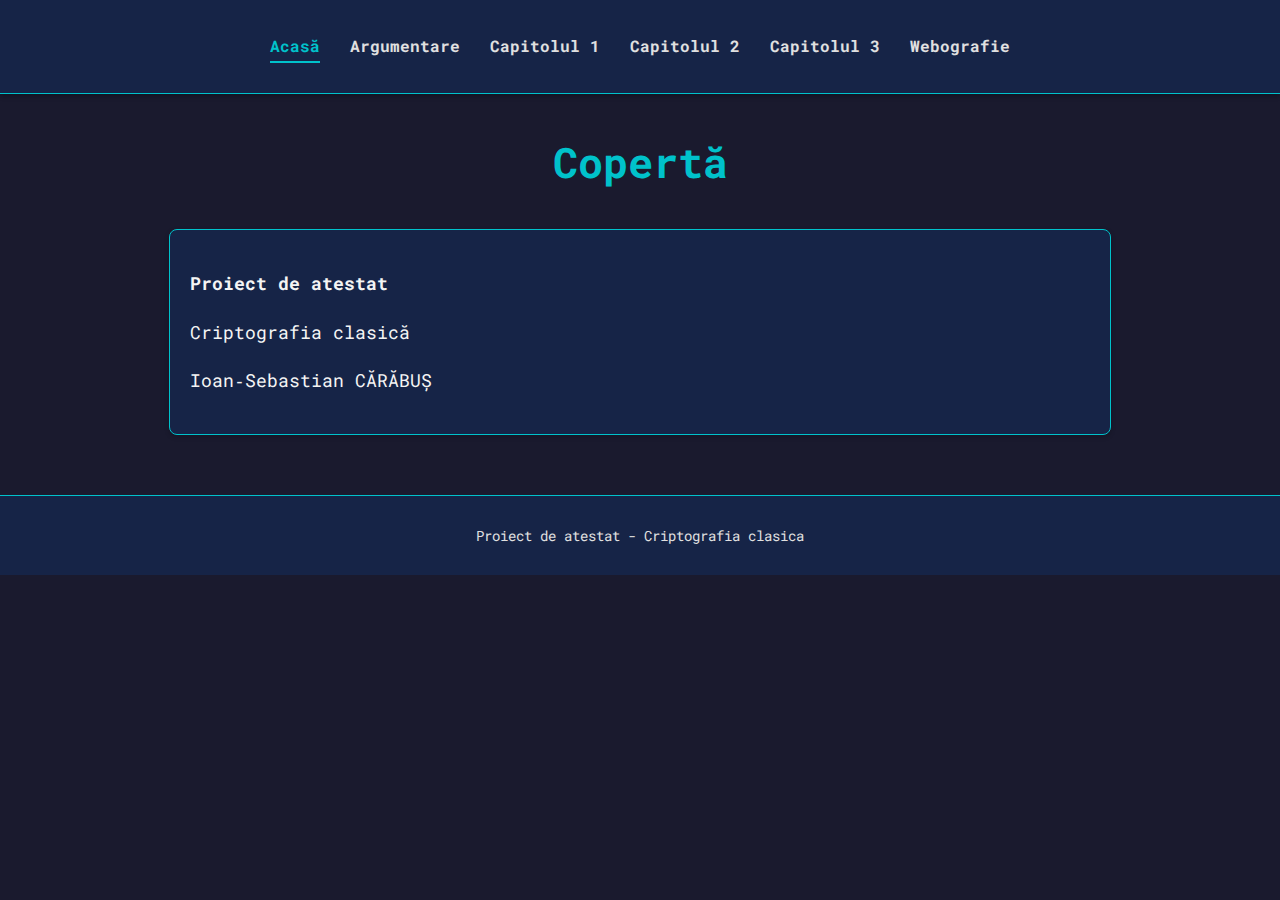
<file: index.html>
<!DOCTYPE html>
<html lang="ro">
<head>
<meta charset="UTF-8">
<title>Criptografia modernă</title>
<link rel="stylesheet" href="style.css">
</head>
<body>
<header>

<nav>
  <a href="index.html" class="active">Acasă</a>
  <a href="argument.html">Argumentare</a>
  <a href="capitol1.html">Capitolul 1</a>
  <a href="capitol2.html">Capitolul 2</a>
  <a href="capitol3.html">Capitolul 3</a>
  <a href="webografie.html">Webografie</a>
</nav>

</header>

<h1 class="page-title">Copertă</h1>

<div class="content" style="color: #f4f4f4;">
<p><strong>Proiect de atestat</strong></p><p>Criptografia clasică</p><p>Ioan‑Sebastian CĂRĂBUȘ</p>
</div>

<footer>Proiect de atestat - Criptografia clasica</footer>
</body>
</html>
</file>
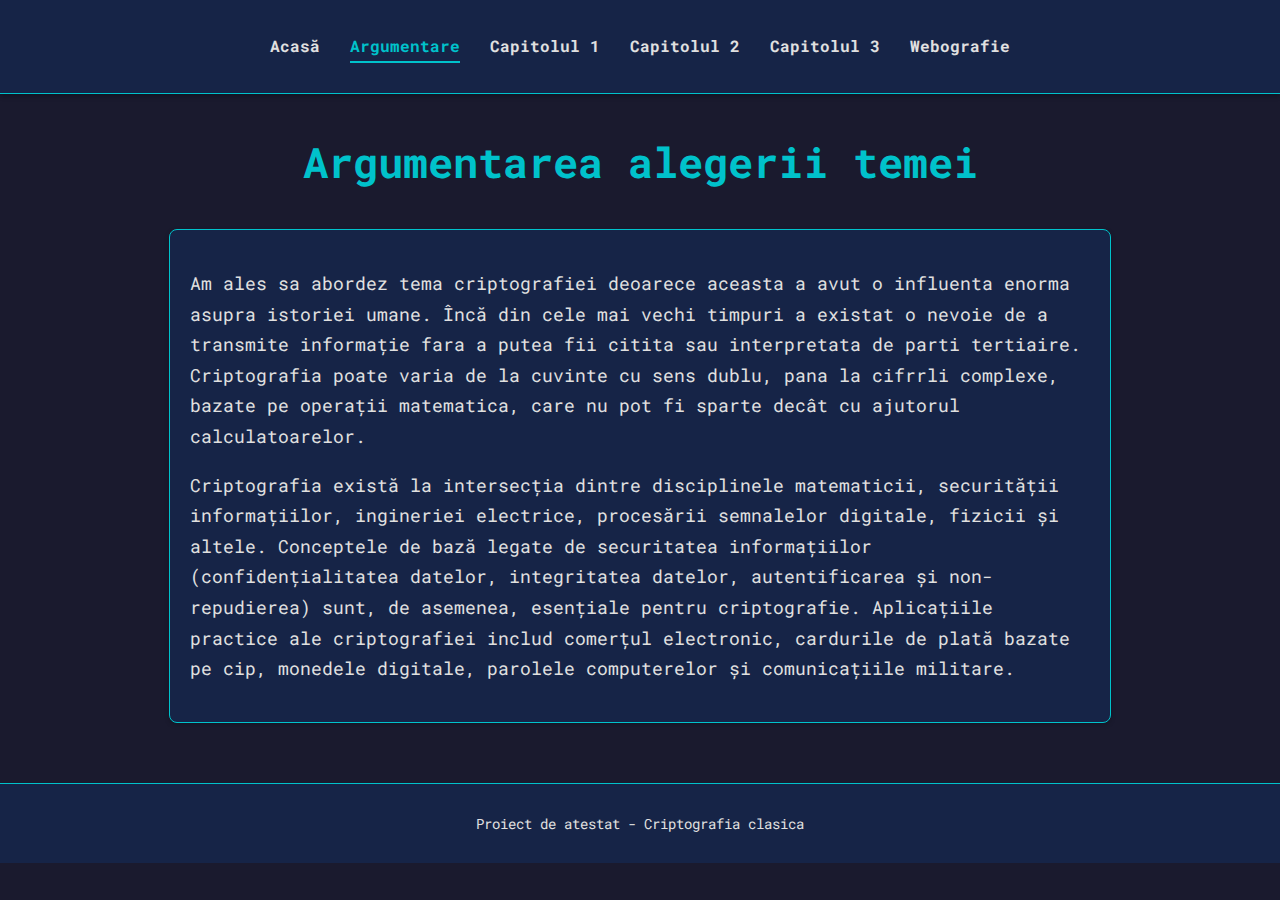
<file: argument.html>
<!DOCTYPE html>
<html lang="ro">
<head>
<meta charset="UTF-8">
<title>Argumentarea alegerii temei</title>
<link rel="stylesheet" href="style.css">
</head>
<body>
<header>

<nav>
  <a href="index.html">Acasă</a>
  <a href="argument.html" class="active">Argumentare</a>
  <a href="capitol1.html">Capitolul 1</a>
  <a href="capitol2.html">Capitolul 2</a>
  <a href="capitol3.html">Capitolul 3</a>
  <a href="webografie.html">Webografie</a>
</nav>

</header>

<h1 class="page-title">Argumentarea alegerii temei</h1>

<div class="content">
<p>Am ales sa abordez tema criptografiei deoarece aceasta a avut o influenta enorma asupra istoriei umane. Încă din cele mai vechi timpuri a existat o nevoie de a transmite informație fara a putea fii citita sau interpretata de parti tertiaire. Criptografia poate varia de la cuvinte cu sens dublu, pana la cifrrli complexe, bazate pe operații matematica, care nu pot fi sparte decât cu ajutorul calculatoarelor.</p>
<p>	Criptografia există la intersecția dintre disciplinele matematicii, securității informațiilor, ingineriei electrice, procesării semnalelor digitale, fizicii și altele. Conceptele de bază legate de securitatea informațiilor (confidențialitatea datelor, integritatea datelor, autentificarea și non-repudierea) sunt, de asemenea, esențiale pentru criptografie. Aplicațiile practice ale criptografiei includ comerțul electronic, cardurile de plată bazate pe cip, monedele digitale, parolele computerelor și comunicațiile militare.
</p>
</div>

<footer>Proiect de atestat - Criptografia clasica</footer>
</body>
</html>
</file>
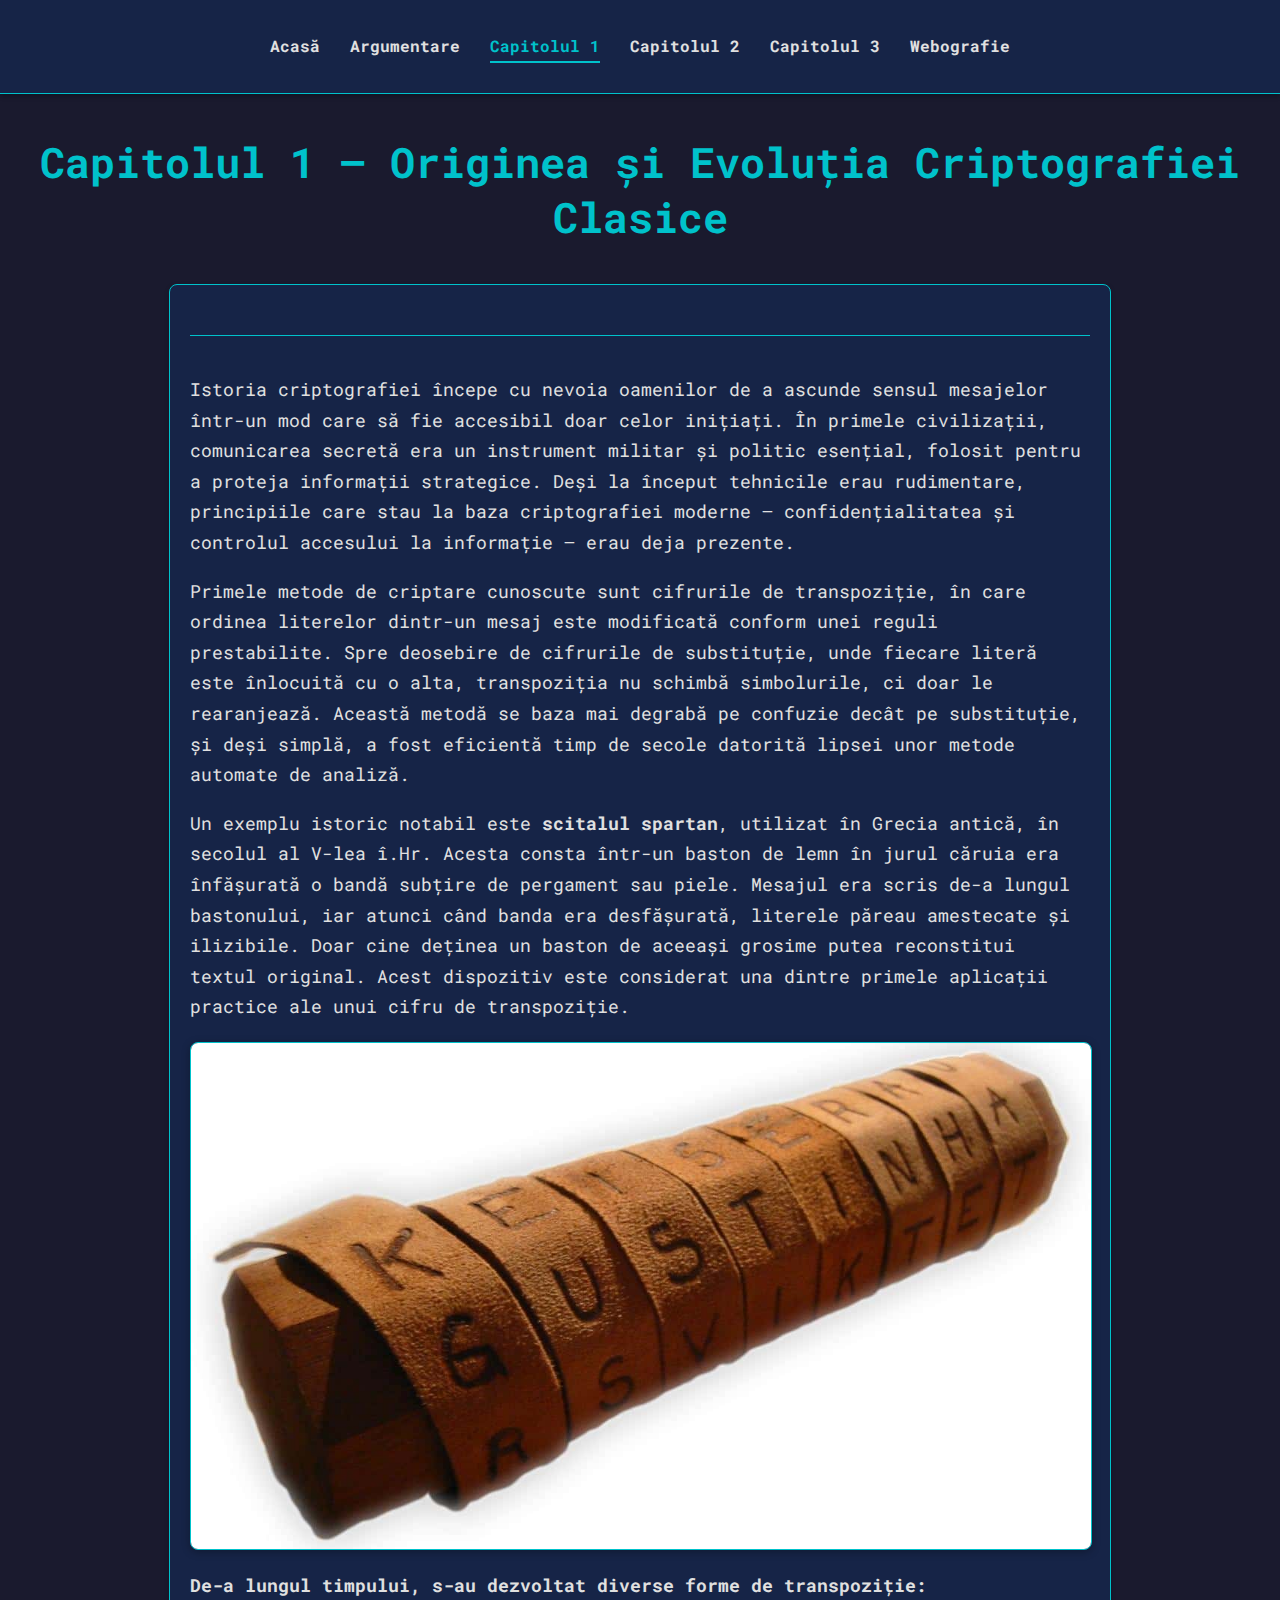
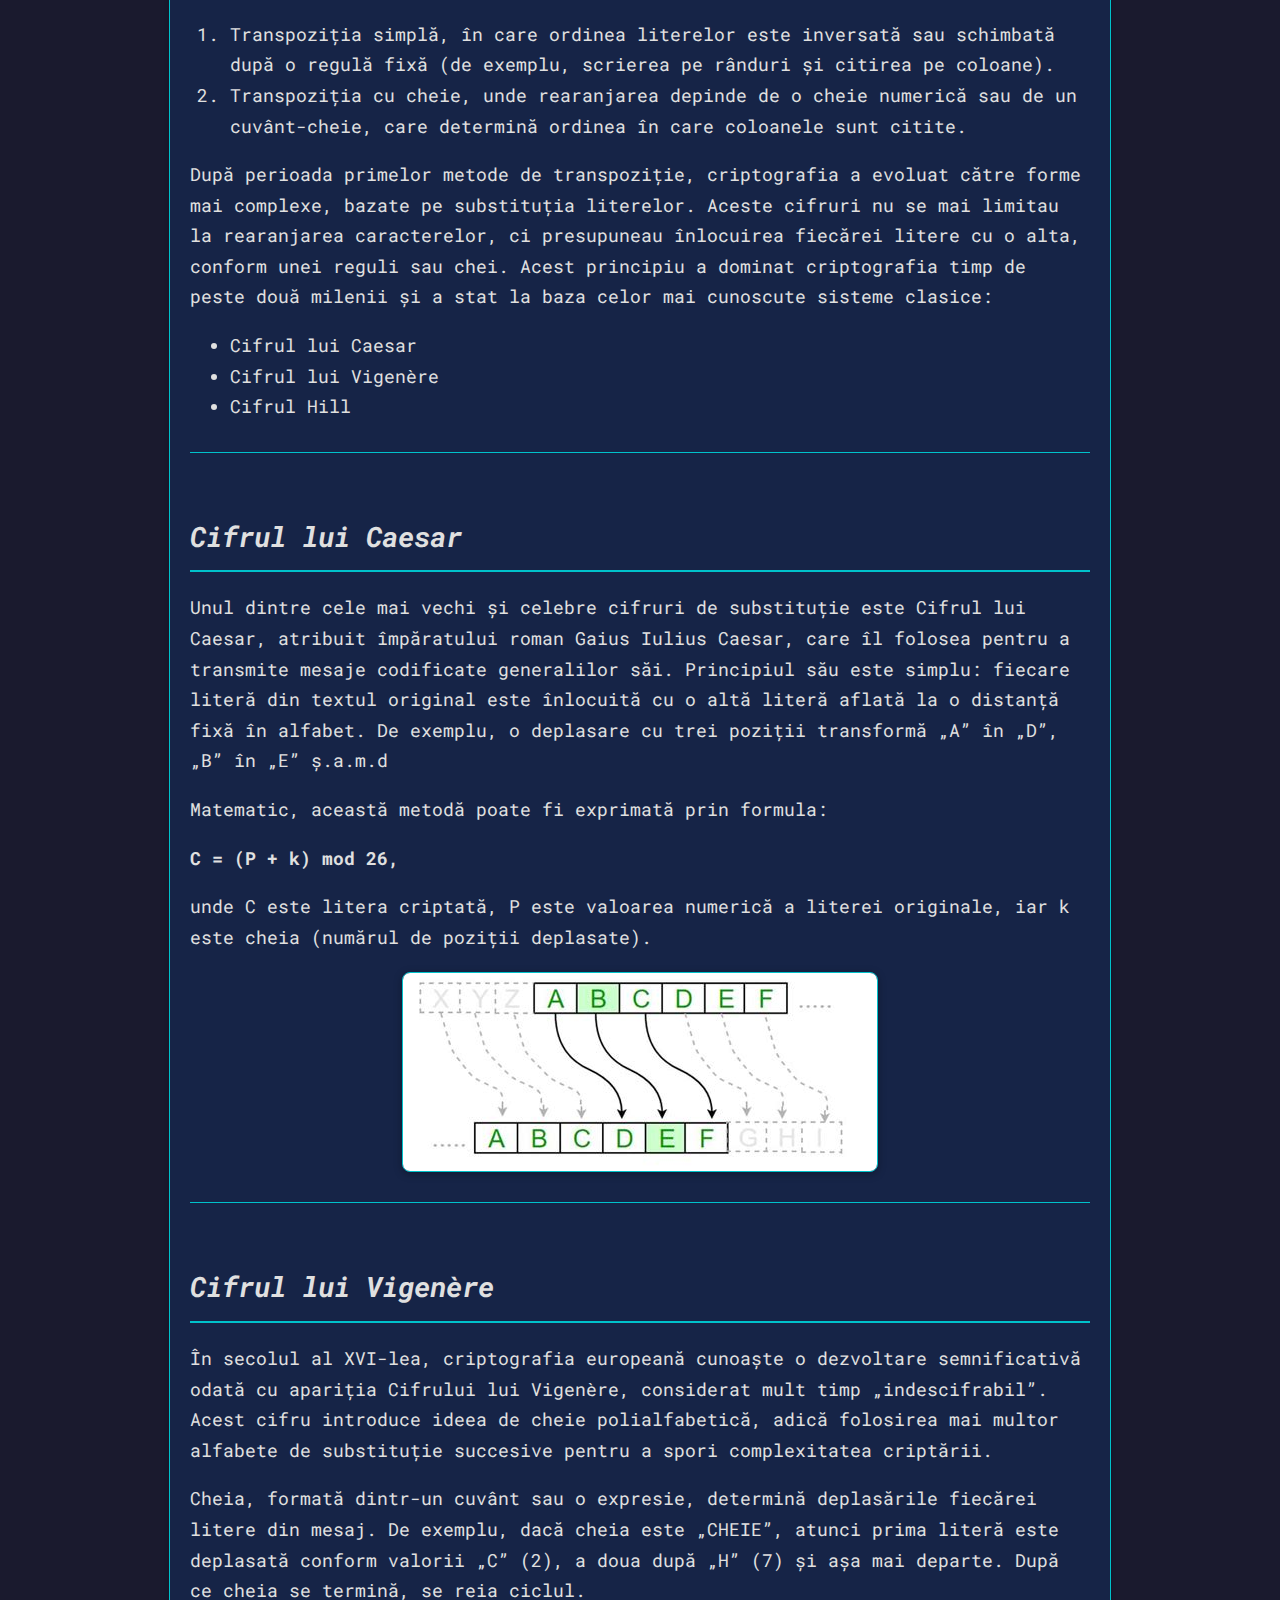
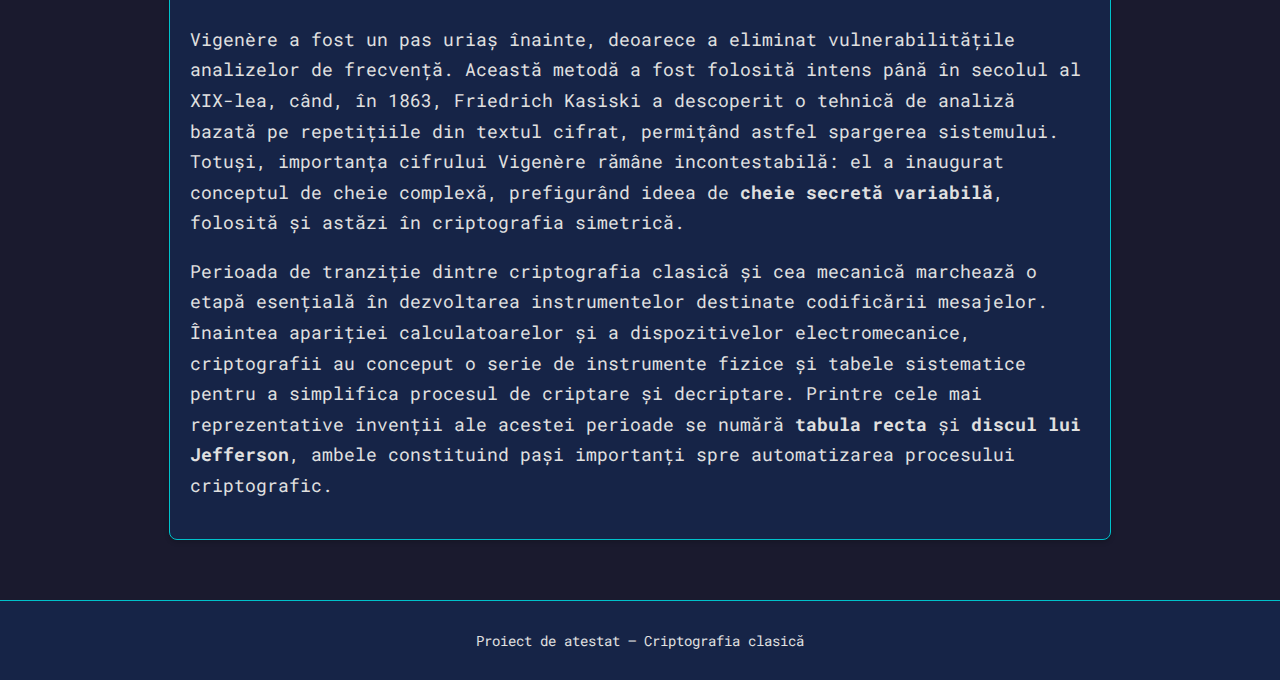
<file: capitol1.html>
<!DOCTYPE html>
<html lang="ro">
<head>
<meta charset="UTF-8">
<title>Capitolul 1 – Originea și Evoluția Criptografiei Clasice</title>
<link rel="stylesheet" href="style.css">
</head>
<body>
<header>

<nav>
  <a href="index.html">Acasă</a>
  <a href="argument.html">Argumentare</a>
  <a href="capitol1.html" class="active">Capitolul 1</a>
  <a href="capitol2.html">Capitolul 2</a>
  <a href="capitol3.html">Capitolul 3</a>
  <a href="webografie.html">Webografie</a>
</nav>

</header>

<h1 class="page-title">Capitolul 1 – Originea și Evoluția Criptografiei Clasice</h1>

<div class="content">
  <div class="scitat">
    <p>Istoria criptografiei începe cu nevoia oamenilor de a ascunde sensul mesajelor într-un mod care să fie accesibil doar celor inițiați. În primele civilizații, comunicarea secretă era un instrument militar și politic esențial, folosit pentru a proteja informații strategice. Deși la început tehnicile erau rudimentare, principiile care stau la baza criptografiei moderne – confidențialitatea și controlul accesului la informație – erau deja prezente.</p>
    <p>Primele metode de criptare cunoscute sunt cifrurile de transpoziție, în care ordinea literelor dintr-un mesaj este modificată conform unei reguli prestabilite. Spre deosebire de cifrurile de substituție, unde fiecare literă este înlocuită cu o alta, transpoziția nu schimbă simbolurile, ci doar le rearanjează. Această metodă se baza mai degrabă pe confuzie decât pe substituție, și deși simplă, a fost eficientă timp de secole datorită lipsei unor metode automate de analiză.</p> 
    <p>Un exemplu istoric notabil este <b>scitalul spartan</b>, utilizat în Grecia antică, în secolul al V-lea î.Hr. Acesta consta într-un baston de lemn în jurul căruia era înfășurată o bandă subțire de pergament sau piele. Mesajul era scris de-a lungul bastonului, iar atunci când banda era desfășurată, literele păreau amestecate și ilizibile. Doar cine deținea un baston de aceeași grosime putea reconstitui textul original. Acest dispozitiv este considerat una dintre primele aplicații practice ale unui cifru de transpoziție.</p>
    <img src="scitat.png">
  </div>
  <div>
    <p><b>De-a lungul timpului, s-au dezvoltat diverse forme de transpoziție:</b></p>
    <ol>
      <li>Transpoziția simplă, în care ordinea literelor este inversată sau schimbată după o regulă fixă (de exemplu, scrierea pe rânduri și citirea pe coloane).</li>
      <li>Transpoziția cu cheie, unde rearanjarea depinde de o cheie numerică sau de un cuvânt-cheie, care determină ordinea în care coloanele sunt citite.</li>
    </ol>
    <p>După perioada primelor metode de transpoziție, criptografia a evoluat către forme mai complexe, bazate pe substituția literelor. Aceste cifruri nu se mai limitau la rearanjarea caracterelor, ci presupuneau înlocuirea fiecărei litere cu o alta, conform unei reguli sau chei. Acest principiu a dominat criptografia timp de peste două milenii și a stat la baza celor mai cunoscute sisteme clasice:</p>
    <ul>
      <li>Cifrul lui Caesar</li>
      <li>Cifrul lui Vigenère</li>
      <li>Cifrul Hill</li>
    </ul>
  </div>
  <div class="caesar">
    <h2><i>Cifrul lui Caesar</i></h2>
    <p>Unul dintre cele mai vechi și celebre cifruri de substituție este Cifrul lui Caesar, atribuit împăratului roman Gaius Iulius Caesar, care îl folosea pentru a transmite mesaje codificate generalilor săi. Principiul său este simplu: fiecare literă din textul original este înlocuită cu o altă literă aflată la o distanță fixă în alfabet. De exemplu, o deplasare cu trei poziții transformă „A” în „D”, „B” în „E” ș.a.m.d</p>
    <p>Matematic, această metodă poate fi exprimată prin formula:</p>
    <p><b>C = (P + k) mod 26,</b></p>
    <p>unde C este litera criptată, P este valoarea numerică a literei originale, iar k este cheia (numărul de poziții deplasate).</p>
    <img src="caesar.png">
  </div>
  <div class="viginere">
    <h2><i>Cifrul lui Vigenère</i></h2>
    <p>În secolul al XVI-lea, criptografia europeană cunoaște o dezvoltare semnificativă odată cu apariția Cifrului lui Vigenère, considerat mult timp „indescifrabil”. Acest cifru introduce ideea de cheie polialfabetică, adică folosirea mai multor alfabete de substituție succesive pentru a spori complexitatea criptării.</p>
    <p>Cheia, formată dintr-un cuvânt sau o expresie, determină deplasările fiecărei litere din mesaj. De exemplu, dacă cheia este „CHEIE”, atunci prima literă este deplasată conform valorii „C” (2), a doua după „H” (7) și așa mai departe. După ce cheia se termină, se reia ciclul.</p>
    <p>Vigenère a fost un pas uriaș înainte, deoarece a eliminat vulnerabilitățile analizelor de frecvență. Această metodă a fost folosită intens până în secolul al XIX-lea, când, în 1863, Friedrich Kasiski a descoperit o tehnică de analiză bazată pe repetițiile din textul cifrat, permițând astfel spargerea sistemului. Totuși, importanța cifrului Vigenère rămâne incontestabilă: el a inaugurat conceptul de cheie complexă, prefigurând ideea de <b>cheie secretă variabilă</b>, folosită și astăzi în criptografia simetrică.</p>
    <p>Perioada de tranziție dintre criptografia clasică și cea mecanică marchează o etapă esențială în dezvoltarea instrumentelor destinate codificării mesajelor. Înaintea apariției calculatoarelor și a dispozitivelor electromecanice, criptografii au conceput o serie de instrumente fizice și tabele sistematice pentru a simplifica procesul de criptare și decriptare. Printre cele mai reprezentative invenții ale acestei perioade se numără <b>tabula recta</b> și <b>discul lui Jefferson</b>, ambele constituind pași importanți spre automatizarea procesului criptografic.</p>
  </div>
</div>
<footer>
Proiect de atestat – Criptografia clasică
</footer>
</body>
</html>
</file>
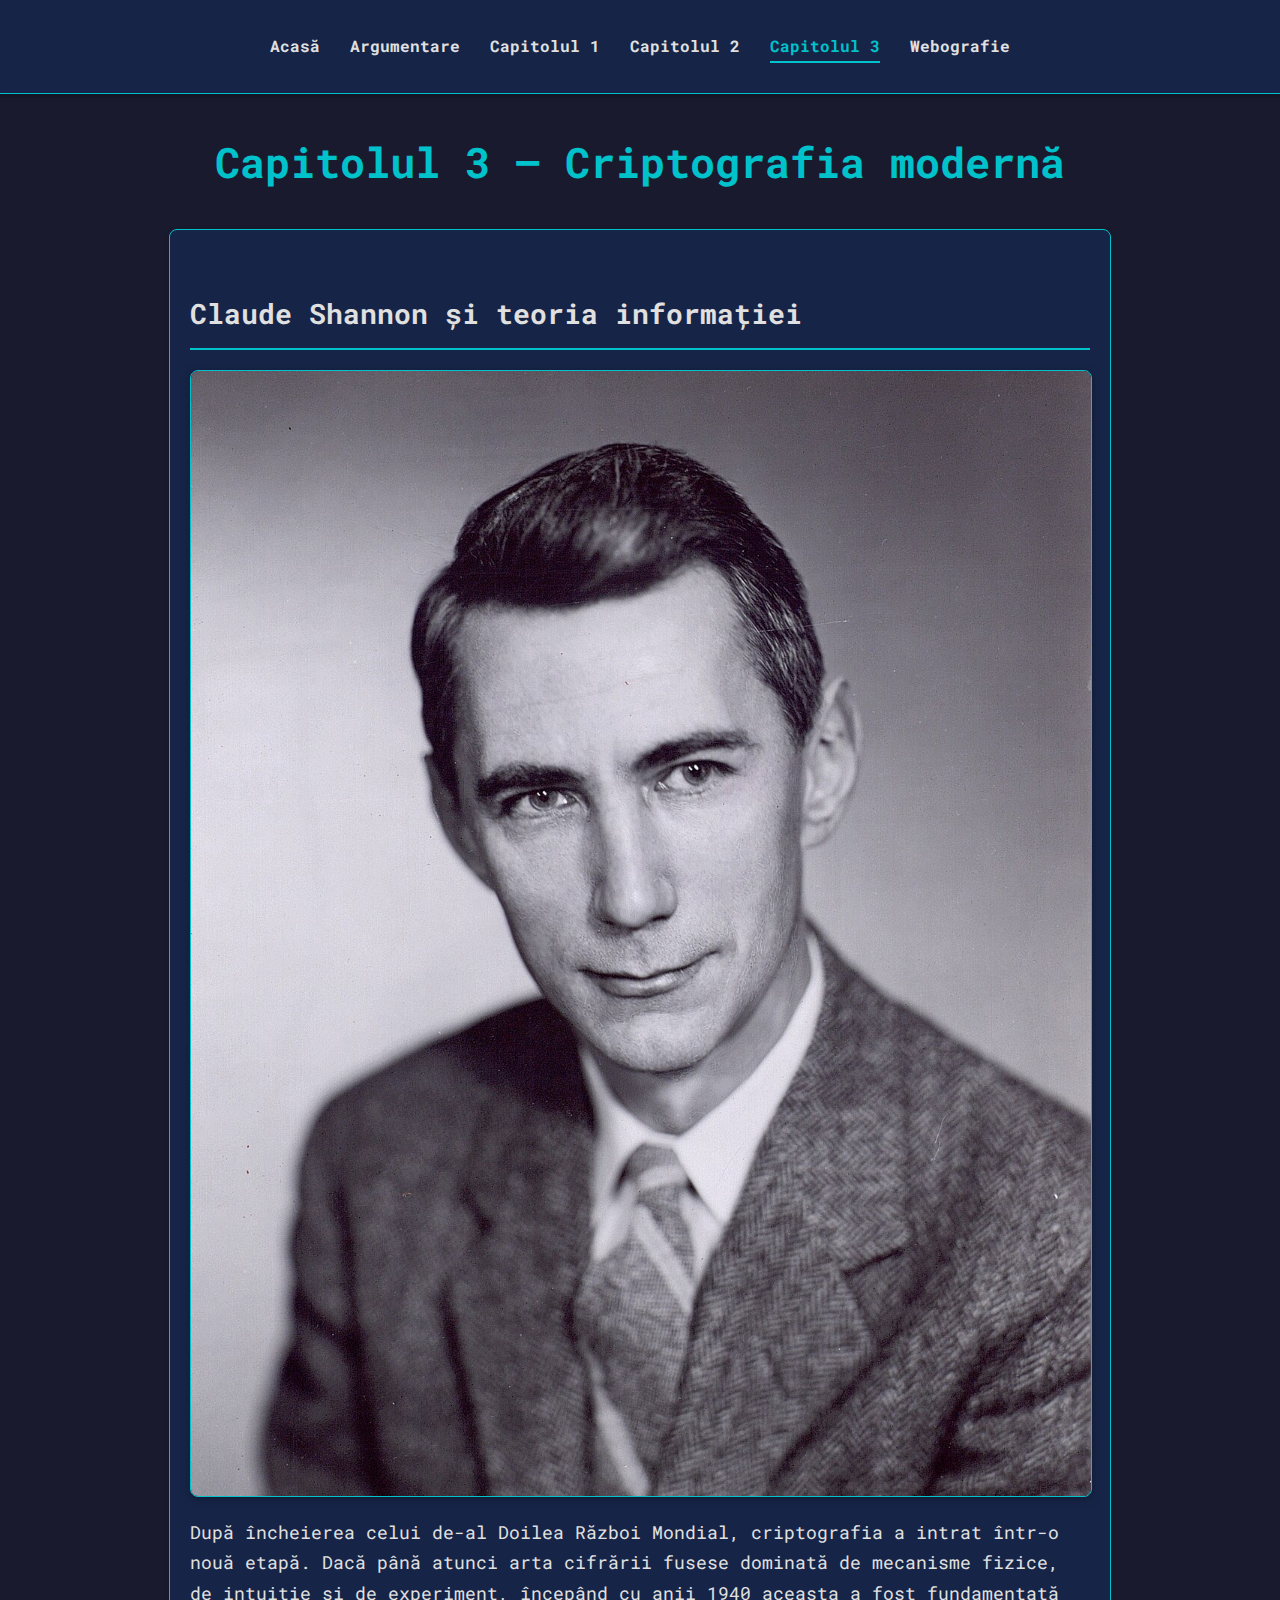
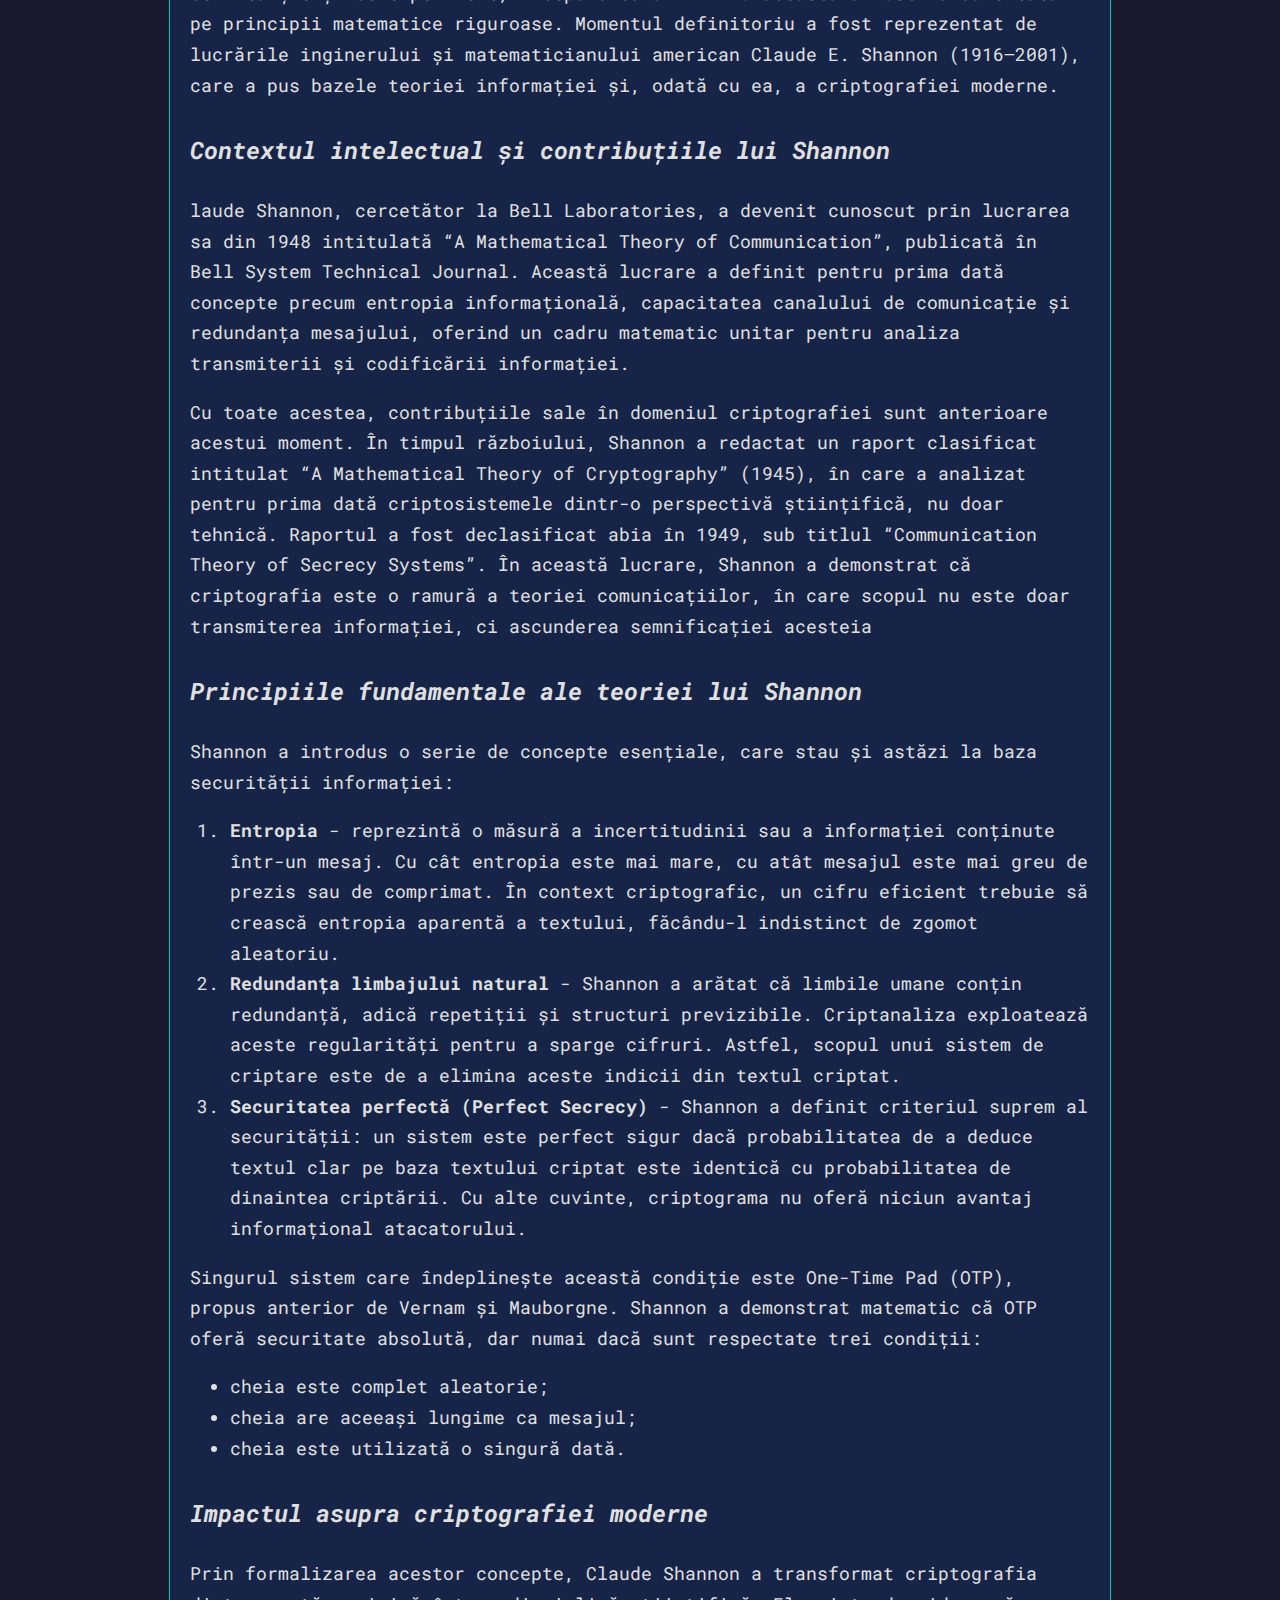
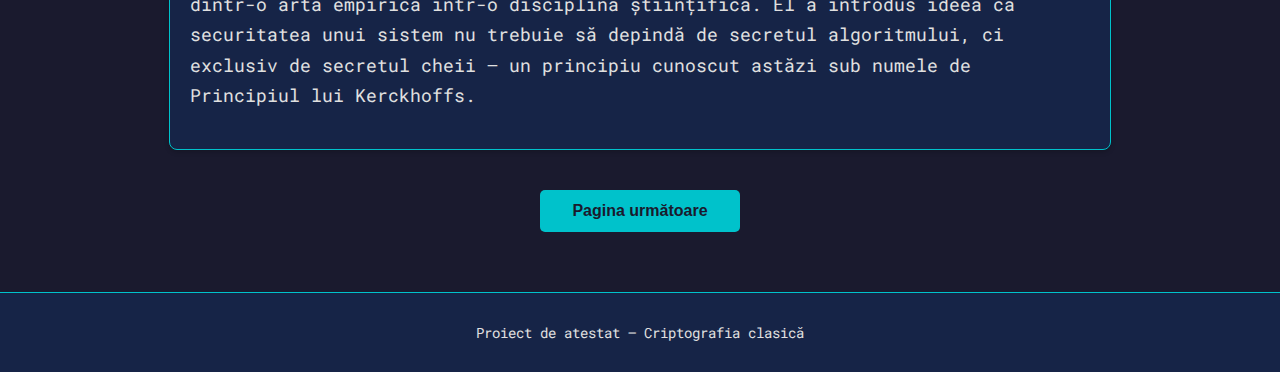
<file: capitol3.html>
<!DOCTYPE html>
<html lang="ro">
<head>
<meta charset="UTF-8">
<title>Capitolul 3 – Criptografia modernă</title>
<link rel="stylesheet" href="style.css">
</head>
<body>
<header>

<nav>
  <a href="index.html">Acasă</a>
  <a href="argument.html">Argumentare</a>
  <a href="capitol1.html">Capitolul 1</a>
  <a href="capitol2.html">Capitolul 2</a>
  <a href="capitol3.html" class="active">Capitolul 3</a>
  <a href="webografie.html">Webografie</a>
</nav>

</header>

<h1 class="page-title">Capitolul 3 – Criptografia modernă</h1>

<div class="content">
  <h2>Claude Shannon și teoria informației</h2>
  <p><img src="claude.png"></p>
  <p>După încheierea celui de-al Doilea Război Mondial, criptografia a intrat într-o nouă etapă. Dacă până atunci arta cifrării fusese dominată de mecanisme fizice, de intuiție și de experiment, începând cu anii 1940 aceasta a fost fundamentată pe principii matematice riguroase. Momentul definitoriu a fost reprezentat de lucrările inginerului și matematicianului american Claude E. Shannon (1916–2001), care a pus bazele teoriei informației și, odată cu ea, a criptografiei moderne.</p>
  <h3><i>Contextul intelectual și contribuțiile lui Shannon</i></h3>
  <p>laude Shannon, cercetător la Bell Laboratories, a devenit cunoscut prin lucrarea sa din 1948 intitulată “A Mathematical Theory of Communication”, publicată în Bell System Technical Journal. Această lucrare a definit pentru prima dată concepte precum entropia informațională, capacitatea canalului de comunicație și redundanța mesajului, oferind un cadru matematic unitar pentru analiza transmiterii și codificării informației.</p>
  <p>Cu toate acestea, contribuțiile sale în domeniul criptografiei sunt anterioare acestui moment. În timpul războiului, Shannon a redactat un raport clasificat intitulat “A Mathematical Theory of Cryptography” (1945), în care a analizat pentru prima dată criptosistemele dintr-o perspectivă științifică, nu doar tehnică. Raportul a fost declasificat abia în 1949, sub titlul “Communication Theory of Secrecy Systems”. În această lucrare, Shannon a demonstrat că criptografia este o ramură a teoriei comunicațiilor, în care scopul nu este doar transmiterea informației, ci ascunderea semnificației acesteia</p>
  <h3><i>Principiile fundamentale ale teoriei lui Shannon</i></h3>
  <p>Shannon a introdus o serie de concepte esențiale, care stau și astăzi la baza securității informației:</p>
  <ol>
    <li><b>Entropia</b> - reprezintă o măsură a incertitudinii sau a informației conținute într-un mesaj. Cu cât entropia este mai mare, cu atât mesajul este mai greu de prezis sau de comprimat. În context criptografic, un cifru eficient trebuie să crească entropia aparentă a textului, făcându-l indistinct de zgomot aleatoriu.</li>
    <li><b>Redundanța limbajului natural</b> - Shannon a arătat că limbile umane conțin redundanță, adică repetiții și structuri previzibile. Criptanaliza exploatează aceste regularități pentru a sparge cifruri. Astfel, scopul unui sistem de criptare este de a elimina aceste indicii din textul criptat.</li>
    <li><b>Securitatea perfectă (Perfect Secrecy)</b> - Shannon a definit criteriul suprem al securității: un sistem este perfect sigur dacă probabilitatea de a deduce textul clar pe baza textului criptat este identică cu probabilitatea de dinaintea criptării. Cu alte cuvinte, criptograma nu oferă niciun avantaj informațional atacatorului.</li>
  </ol>
  <p>Singurul sistem care îndeplinește această condiție este One-Time Pad (OTP), propus anterior de Vernam și Mauborgne. Shannon a demonstrat matematic că OTP oferă securitate absolută, dar numai dacă sunt respectate trei condiții:</p>
  <ul>
    <li>cheia este complet aleatorie;</li>
    <li>cheia are aceeași lungime ca mesajul;</li>
    <li>cheia este utilizată o singură dată.</li>
  </ul>
  <h3><i>Impactul asupra criptografiei moderne</i></h3>
  <p>Prin formalizarea acestor concepte, Claude Shannon a transformat criptografia dintr-o artă empirică într-o disciplină științifică. El a introdus ideea că securitatea unui sistem nu trebuie să depindă de secretul algoritmului, ci exclusiv de secretul cheii — un principiu cunoscut astăzi sub numele de Principiul lui Kerckhoffs.</p>
</div>
<button type="button" onclick="location.href='hashuri.html'">Pagina următoare</button>

<footer>
Proiect de atestat – Criptografia clasică
</footer>
</body>
</html>
</file>
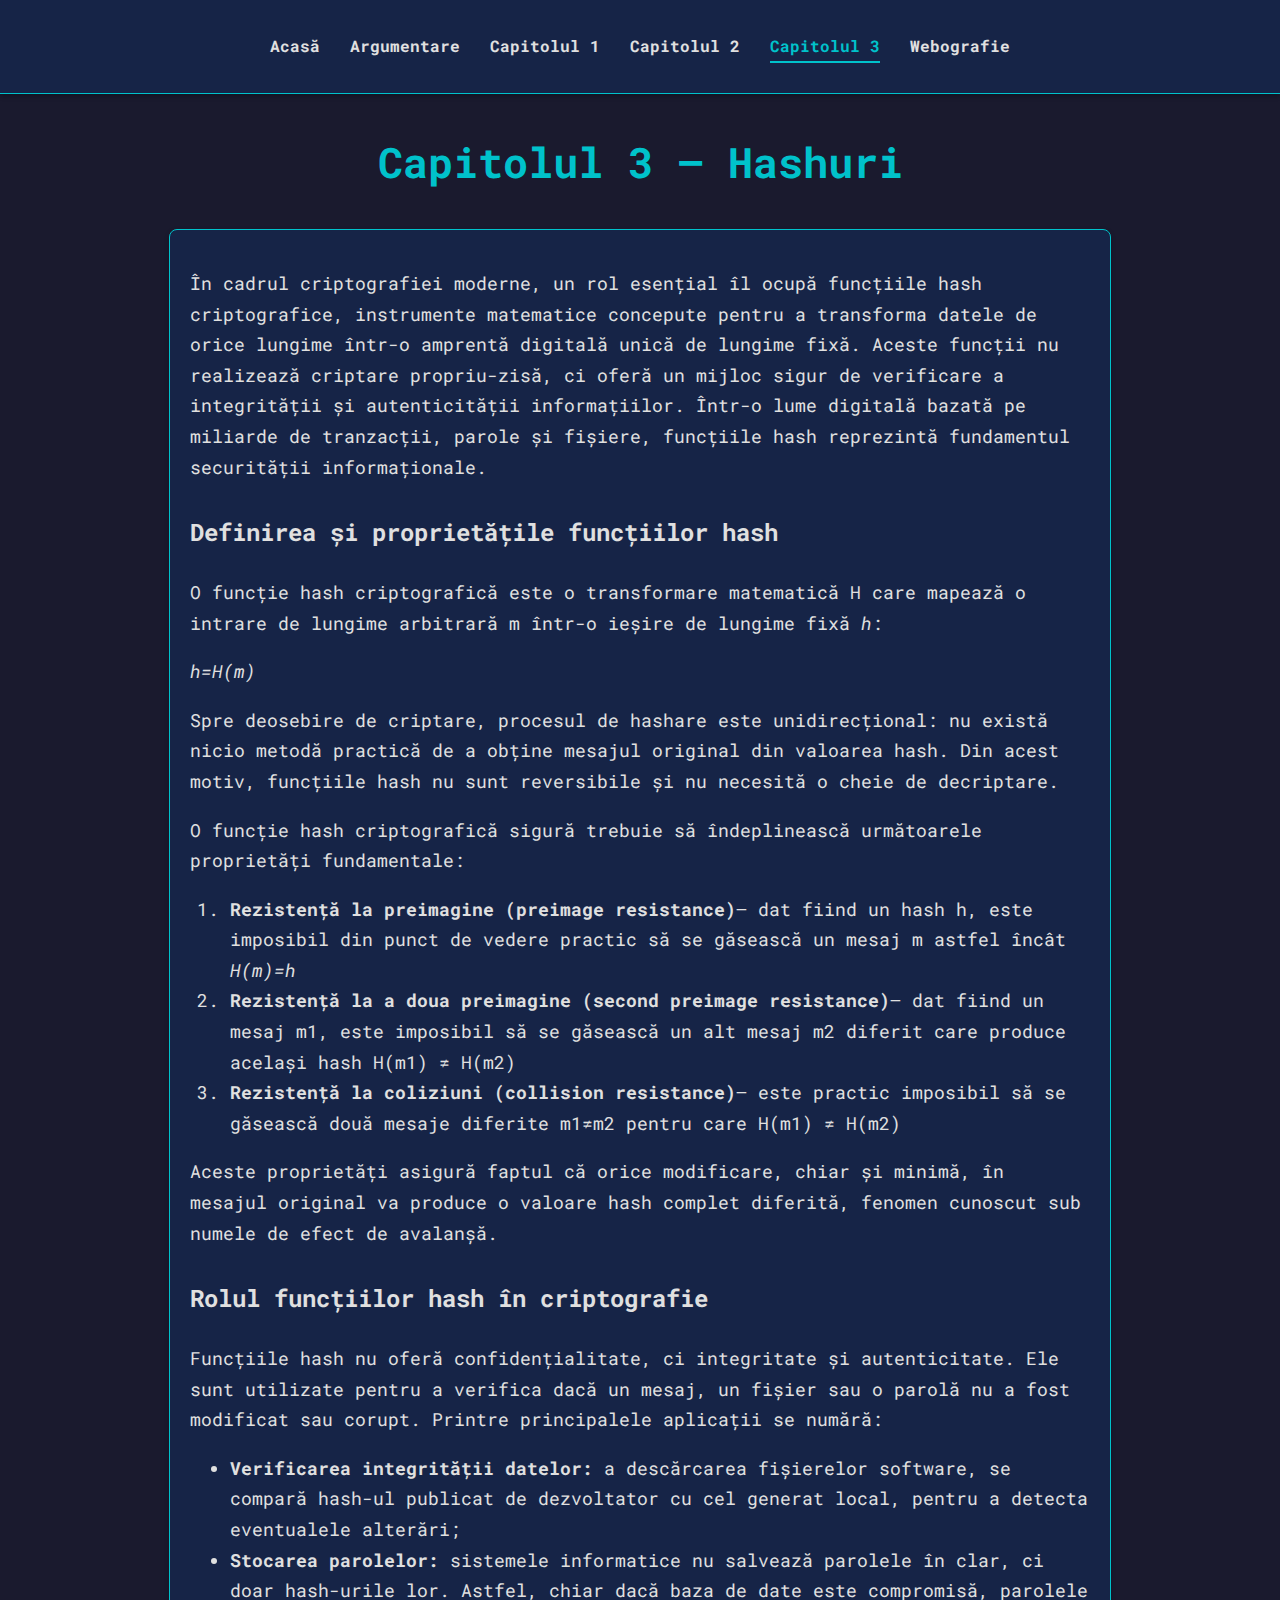
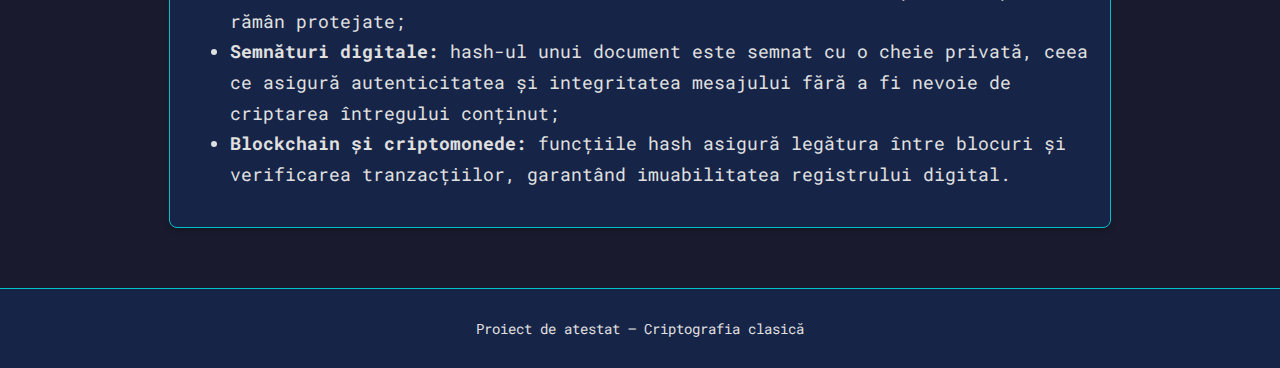
<file: hashuri.html>
<!DOCTYPE html>
<html lang="ro">
<head>
<meta charset="UTF-8">
<title>Capitolul 3 – Hashuri</title>
<link rel="stylesheet" href="style.css">
</head>
<header>

<nav>
  <a href="index.html">Acasă</a>
  <a href="argument.html">Argumentare</a>
  <a href="capitol1.html">Capitolul 1</a>
  <a href="capitol2.html">Capitolul 2</a>
  <a href="capitol3.html" class="active">Capitolul 3</a>
  <a href="webografie.html">Webografie</a>
</nav>

</header>
<body>
<h1 class="page-title">Capitolul 3 – Hashuri</h1>
<div class="content">
    <p>În cadrul criptografiei moderne, un rol esențial îl ocupă funcțiile hash criptografice, instrumente matematice concepute pentru a transforma datele de orice lungime într-o amprentă digitală unică de lungime fixă. Aceste funcții nu realizează criptare propriu-zisă, ci oferă un mijloc sigur de verificare a integrității și autenticității informațiilor. Într-o lume digitală bazată pe miliarde de tranzacții, parole și fișiere, funcțiile hash reprezintă fundamentul securității informaționale.</p>
    <h3>Definirea și proprietățile funcțiilor hash</h3>
    <p>O funcție hash criptografică este o transformare matematică H care mapează o intrare de lungime arbitrară m într-o ieșire de lungime fixă <i>h</i>:</p>
    <p><i>h=H(m)</i></p>
    <p>Spre deosebire de criptare, procesul de hashare este unidirecțional: nu există nicio metodă practică de a obține mesajul original din valoarea hash. Din acest motiv, funcțiile hash nu sunt reversibile și nu necesită o cheie de decriptare.</p>
    <p>O funcție hash criptografică sigură trebuie să îndeplinească următoarele proprietăți fundamentale:</p>
    <ol>
        <li><b>Rezistență la preimagine (preimage resistance)</b>– dat fiind un hash h, este imposibil din punct de vedere practic să se găsească un mesaj m astfel încât <i>H(m)=h</i></li>
        <li><b>Rezistență la a doua preimagine (second preimage resistance)</b>– dat fiind un mesaj m1​, este imposibil să se găsească un alt mesaj m2​ diferit care produce același hash H(m1) ≠ H(m2)</li>
        <li><b>Rezistență la coliziuni (collision resistance)</b>– este practic imposibil să se găsească două mesaje diferite m1≠m2 pentru care H(m1) ≠ H(m2)</li>
    </ol>
    <p>Aceste proprietăți asigură faptul că orice modificare, chiar și minimă, în mesajul original va produce o valoare hash complet diferită, fenomen cunoscut sub numele de efect de avalanșă.</p>
    <h3>Rolul funcțiilor hash în criptografie</h3>
    <p>Funcțiile hash nu oferă confidențialitate, ci integritate și autenticitate. Ele sunt utilizate pentru a verifica dacă un mesaj, un fișier sau o parolă nu a fost modificat sau corupt. Printre principalele aplicații se numără:</p>
    <ul>
        <li><b>Verificarea integrității datelor: </b>a descărcarea fișierelor software, se compară hash-ul publicat de dezvoltator cu cel generat local, pentru a detecta eventualele alterări;</li>
        <li><b>Stocarea parolelor: </b>sistemele informatice nu salvează parolele în clar, ci doar hash-urile lor. Astfel, chiar dacă baza de date este compromisă, parolele rămân protejate;</li>
        <li><b>Semnături digitale: </b>hash-ul unui document este semnat cu o cheie privată, ceea ce asigură autenticitatea și integritatea mesajului fără a fi nevoie de criptarea întregului conținut;</li>
        <li><b>Blockchain și criptomonede: </b>funcțiile hash asigură legătura între blocuri și verificarea tranzacțiilor, garantând imuabilitatea registrului digital.</li>
    </ul>
</div>
<footer>
Proiect de atestat – Criptografia clasică
</footer>
</body>
</html>
</file>
<file: style.css>
@import url('https://fonts.googleapis.com/css2?family=Roboto+Mono:wght@400;700&display=swap');

body {
  margin: 0;
  font-family: 'Roboto Mono', monospace;
  background: #1a1a2e;
  color: #e0e0e0;
}

header {
  background: #162447;
  padding: 10px 0;
  border-bottom: 1px solid #00c2cb;
  box-shadow: 0 2px 5px rgba(0,0,0,0.3);
}

nav {
  max-width: 1100px;
  margin: auto;
  display: flex;
  gap: 30px;
  padding: 20px;
  justify-content: center;
}

nav a {
  text-decoration: none;
  color: #e0e0e0;
  font-weight: 700;
  padding: 5px 0;
  transition: all 0.3s ease;
}

nav a:hover {
  color: #00c2cb;
}

nav a.active {
  color: #00c2cb;
  border-bottom: 2px solid #00c2cb;
}

.page-title {
  text-align: center;
  margin: 40px 0;
  font-size: 42px;
  color: #00c2cb;
}

.content {
  max-width: 900px;
  margin: auto;
  padding: 20px;
  background: #162447;
  border-radius: 8px;
  box-shadow: 0 2px 5px rgba(0,0,0,0.2);
  line-height: 1.7;
  font-size: 18px;
  border: 1px solid #00c2cb;
}

.content a {
  color: #00c2cb;
  text-decoration: none;
  transition: color 0.3s ease;
}

.content a:hover {
  color: #00ff41;
  text-decoration: underline;
}

h2 {
  font-size: 28px;
  margin-top: 40px;
  margin-bottom: 20px;
  border-bottom: 2px solid #00c2cb;
  padding-bottom: 10px;
  color: #e0e0e0;
}

h3 {
  font-size: 24px;
  margin-top: 30px;
  color: #e0e0e0;
}

h4 {
  font-size: 20px;
  margin-top: 25px;
  font-style: italic;
  color: #e0e0e0;
}

.content img {
  max-width: 100%;
  height: auto;
  display: block;
  margin: 20px auto;
  border-radius: 8px;
  box-shadow: 0 2px 8px rgba(0,0,0,0.3);
  border: 1px solid #00c2cb;
}

.scitat, .caesar, .viginere, .enigma, .hagelin {
  margin-top: 30px;
  padding-top: 20px;
  border-top: 1px solid #00c2cb;
}

button, a.button {
  display: block;
  width: 200px;
  margin: 40px auto;
  background: #00c2cb;
  color: #1a1a2e;
  padding: 12px 20px;
  border: none;
  border-radius: 5px;
  font-size: 16px;
  font-weight: 700;
  cursor: pointer;
  transition: background 0.3s ease;
  text-align: center;
  text-decoration: none;
}

button:hover, a.button:hover {
  background: #00ff41;
  color: #1a1a2e;
}

footer {
  margin-top: 60px;
  padding: 30px;
  text-align: center;
  font-size: 14px;
  color: #e0e0e0;
  background: #162447;
  border-top: 1px solid #00c2cb;
}
</file>
